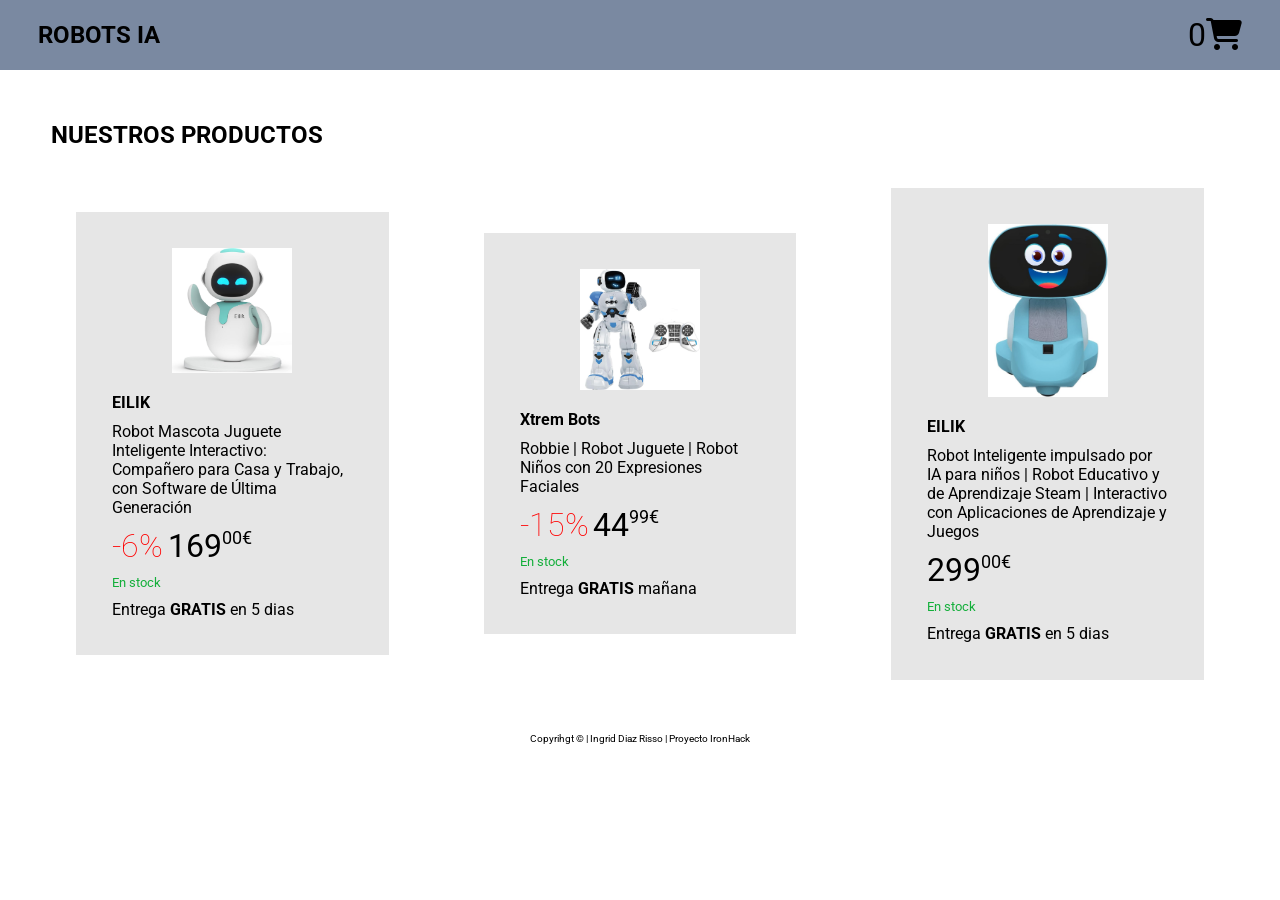
<file: index.html>
<!DOCTYPE html>
<html lang="en">
  <head>
    <meta charset="UTF-8" />
    <meta name="viewport" content="width=device-width, initial-scale=1.0" />
    <title>RobotsIA</title>
    <link href="style.css" rel="stylesheet" />
    <link
      rel="stylesheet"
      href="https://cdnjs.cloudflare.com/ajax/libs/font-awesome/6.5.0/css/all.min.css"
    />
    <link rel="preconnect" href="https://fonts.googleapis.com" />
    <link rel="preconnect" href="https://fonts.gstatic.com" crossorigin />
    <link
      href="https://fonts.googleapis.com/css2?family=Roboto:ital,wght@0,100..900;1,100..900&family=Rubik+Doodle+Shadow&family=Rubik+Maze&family=Rubik+Mono+One&display=swap"
      rel="stylesheet"
    />
  </head>
  <body>
    <header class="top-header">
      <a class="linkindice" href="index.html"><h2>ROBOTS IA</h2></a>
      <div class="shoppingCarts">
        <p id="cantidad">0</p>
        <a href="shoppingCart.html" class="shoppingCart">
          <i class="fa-solid fa-cart-shopping"></i>
        </a>
      </div>
      </div>
    </header>
    <h2 class="title first">NUESTROS PRODUCTOS</h2>
    <div class="targets">
      <div class="targetitem">
        <a href="eilik.html">
          <img src="img/eilik1.jpg" class="foto"">
          <div class="info">
            <div class="info">
              <h4>EILIK</h4>
              <p class="targetinfo">
                Robot Mascota Juguete Inteligente Interactivo: Compañero para
                Casa y Trabajo, con Software de Última Generación
              </p>
              <div class="price">
                <p class="discount">-6%</p>
                <p>169</p>
                <p class="comes">00€</p>
              </div>
            </div>
            <p class="stock">En stock</p>
            <p class="delivery">Entrega <strong>GRATIS</strong> en 5 dias</p>
          </div>
        </a>
      </div>
      <div class="targetitem">
        <a href="XtremBots.html">
          <img src="img/XtremBots1.jpg" class="foto"">
          <div class="info">
            <div class="info">
              <h4>Xtrem Bots</h4>
              <p class="targetinfo">
                Robbie | Robot Juguete | Robot Niños con 20 Expresiones Faciales 
              </p>
              <div class="price">
                <p class="discount">-15%</p>
                <p>44</p>
                <p class="comes">99€</p>
              </div>
            </div>
            <p class="stock">En stock</p>
            <p class="delivery">Entrega <strong>GRATIS</strong> mañana</p>
          </div>
        </a>
      </div>
      <div class="targetitem">
        <a href="Miko3.html">
          <img src="img/Miko1.jpg" class="foto"">
          <div class="info">
            <div class="info">
              <h4>EILIK</h4>
              <p class="targetinfo">
                Robot Inteligente impulsado por IA para niños | Robot Educativo y de
                Aprendizaje Steam | Interactivo con Aplicaciones de Aprendizaje y
                Juegos
              </p>
              <div class="price">

                <p>299</p>
                <p class="comes">00€</p>
              </div>
            </div>
            <p class="stock">En stock</p>
            <p class="delivery">Entrega <strong>GRATIS</strong> en 5 dias</p>
          </div>
        </a>
      </div>
    </div>
    <footer class="last-footer">
      Copyrihgt &copy; | Ingrid Diaz Risso | Proyecto IronHack
    </footer>
    <script src="main.js"></script>
  </body>
</html>
</file>
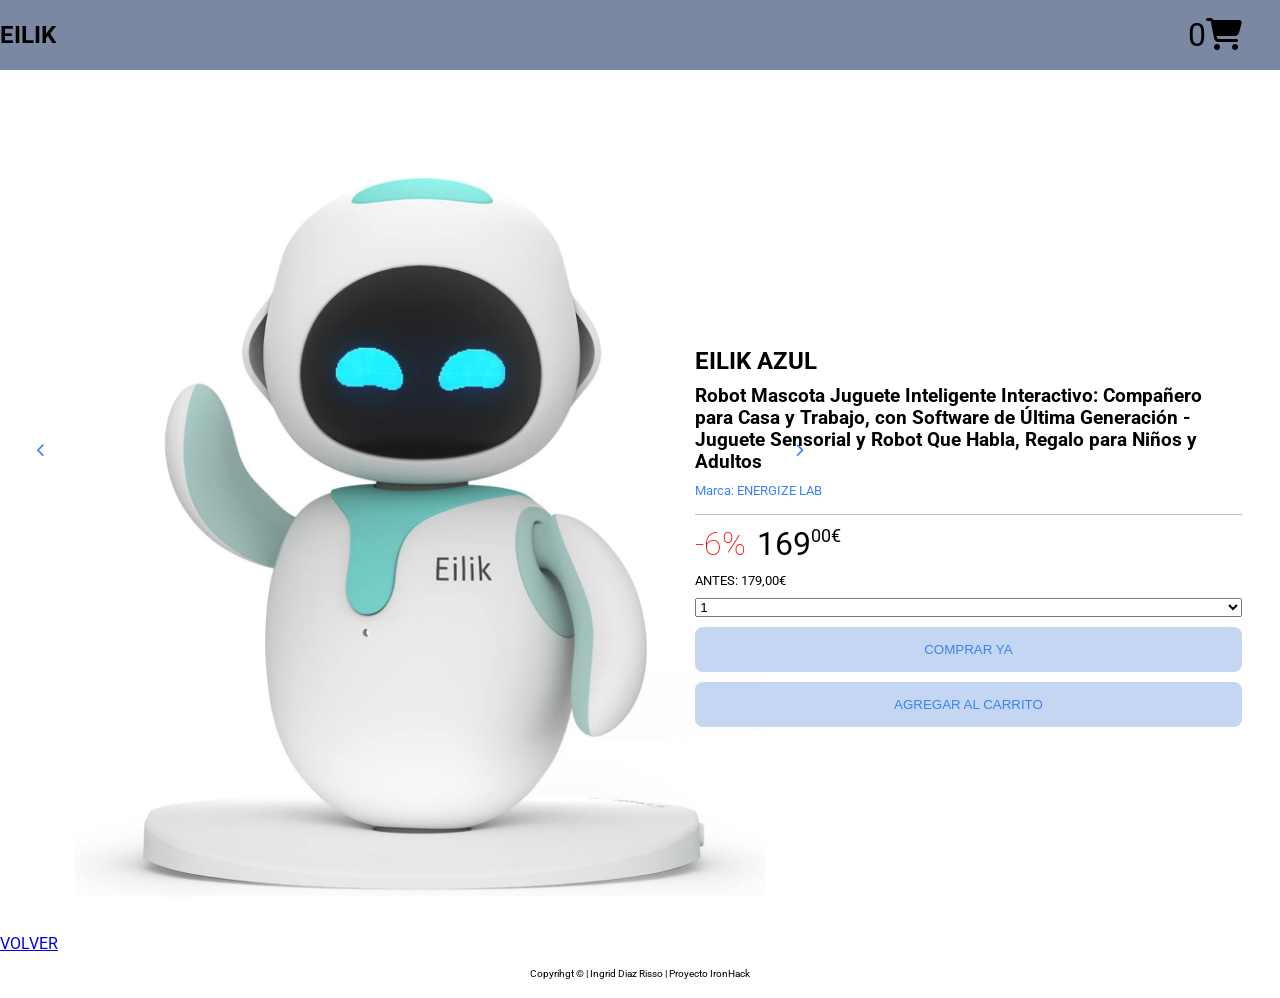
<file: eilik.html>
<!DOCTYPE html>
<html lang="en">
  <head>
    <meta charset="UTF-8" />
    <meta name="viewport" content="width=device-width, initial-scale=1.0" />
    <title>EilikRobotIA</title>
    <link href="style.css" rel="stylesheet" />
    <link
      rel="stylesheet"
      href="https://cdnjs.cloudflare.com/ajax/libs/font-awesome/6.5.0/css/all.min.css"
    />
    <link rel="preconnect" href="https://fonts.googleapis.com" />
    <link rel="preconnect" href="https://fonts.gstatic.com" crossorigin />
    <link
      href="https://fonts.googleapis.com/css2?family=Roboto:ital,wght@0,100..900;1,100..900&family=Rubik+Doodle+Shadow&family=Rubik+Maze&family=Rubik+Mono+One&display=swap"
      rel="stylesheet"
    />
  </head>
  <body>
    <header class="top-header">
      <h2>EILIK</h2>
      <div class="shoppingCarts">
        <p id="cantidad">0</p>
        <a href="shoppingCart.html" class="shoppingCart">
          <i class="fa-solid fa-cart-shopping"></i>
        </a>
      </div>
    </header>
    <section class="description-photos">
      <div class="photos">
        <button id="prev">
          <i class="fa-solid fa-chevron-left"></i>
        </button>
        <img id="image" src="img/eilik1.jpg" alt="photo robot" />
        <button id="next">
          <i class="fa-solid fa-chevron-right"></i>
        </button>
      </div>
      <div class="description">
        <h2 class="title">Eilik Azul</h2>
        <h3 class="subtitle">
          Robot Mascota Juguete Inteligente Interactivo: Compañero para Casa y
          Trabajo, con Software de Última Generación - Juguete Sensorial y Robot
          Que Habla, Regalo para Niños y Adultos
        </h3>
        <p class="marca">Marca: ENERGIZE LAB</p>
        <div class="price">
          <p class="discount">-6%</p>
          <p>169</p>
          <p class="comes">00€</p>
        </div>
        <p class="before">ANTES: 179,00€</p>
        <select class="quantityselector">
          <option value="1">1</option>
          <option value="2">2</option>
          <option value="3">3</option>
          <option value="4">4</option>
          <option value="5">5</option>
        </select>

        <button
          class="add more"
          data-price="169"
          data-name="Eilik"
          data-type="buy"
        >
          COMPRAR YA
        </button>
        <button
          class="add"
          data-price="169"
          data-name="Eilik azul"
          data-cantidad="0"
          data-total="0"
        >
          Agregar al carrito
        </button>
      </div>
    </section>
    <div class="eilik">
      <a href="index.html">VOLVER</a>
    </div>
    <footer class="last-footer">
      Copyrihgt &copy; | Ingrid Diaz Risso | Proyecto IronHack
    </footer>
    <script src="main.js"></script>
  </body>
</html>
</file>
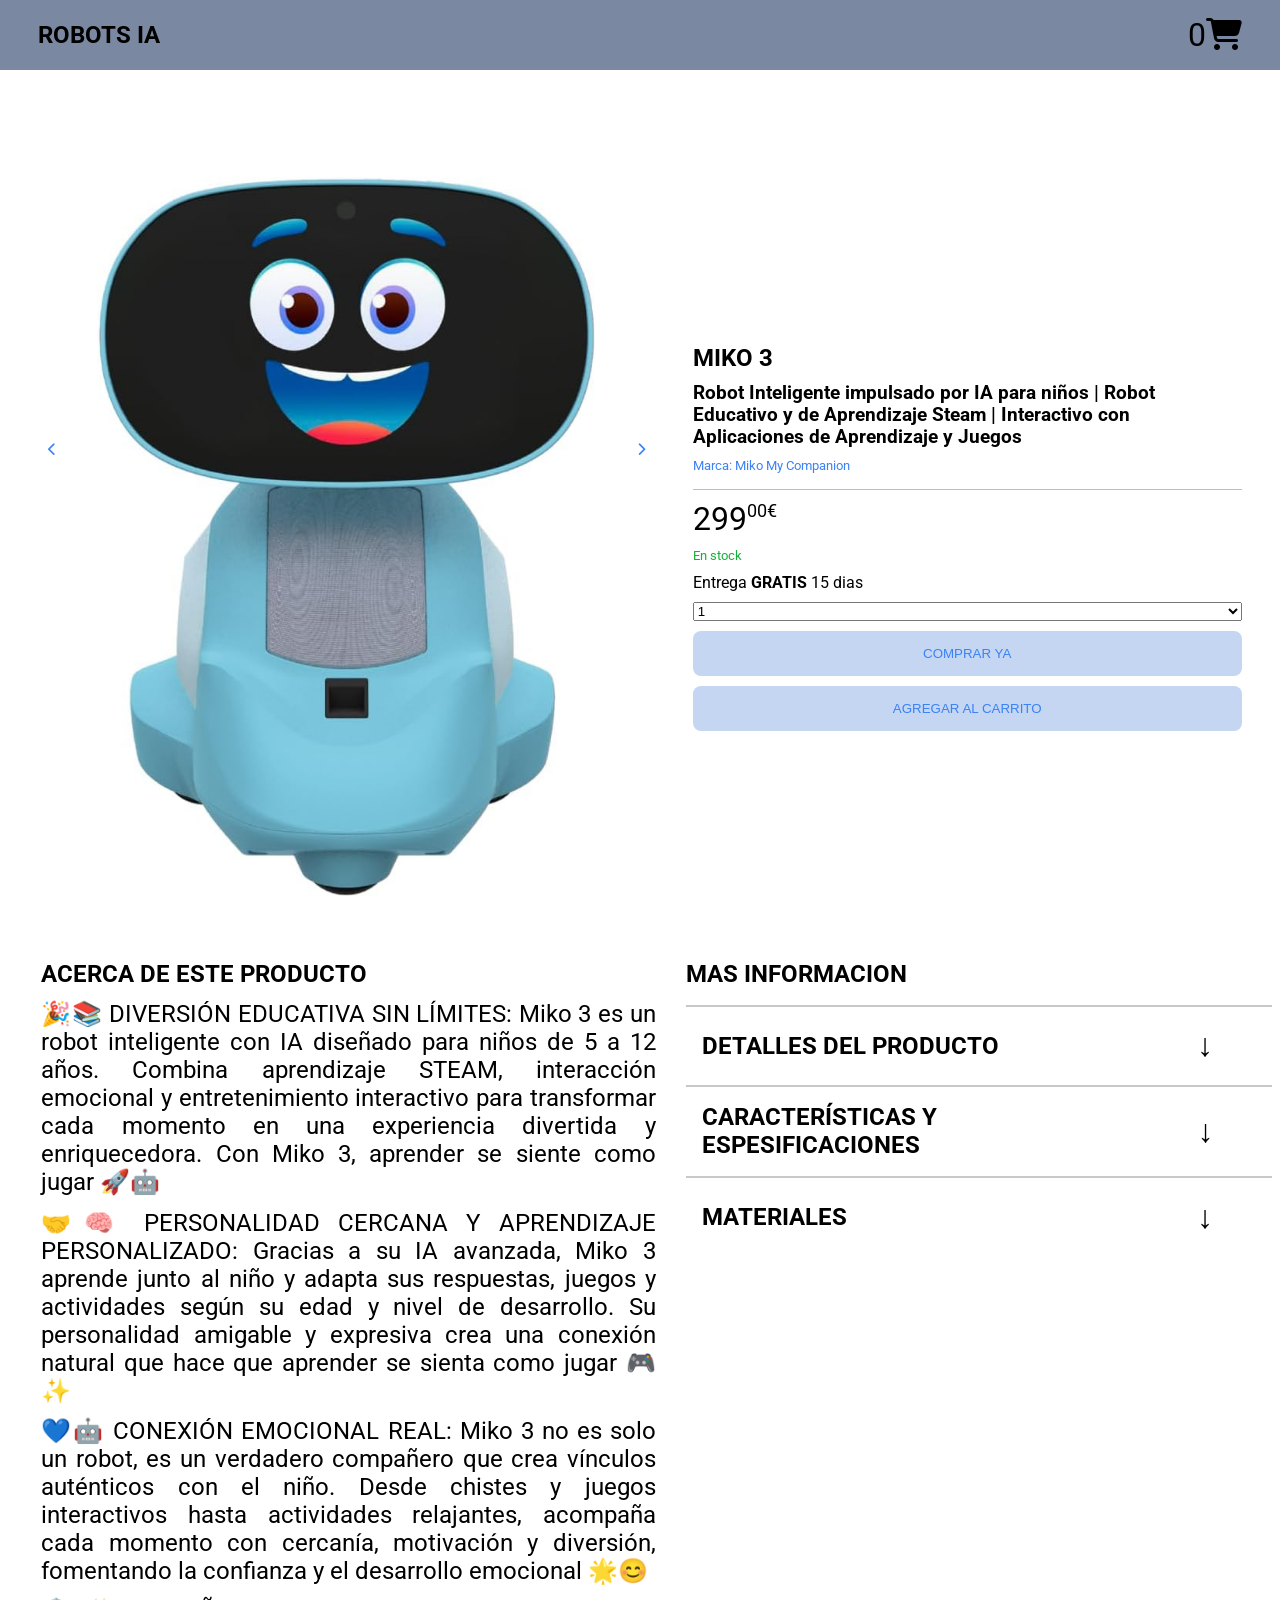
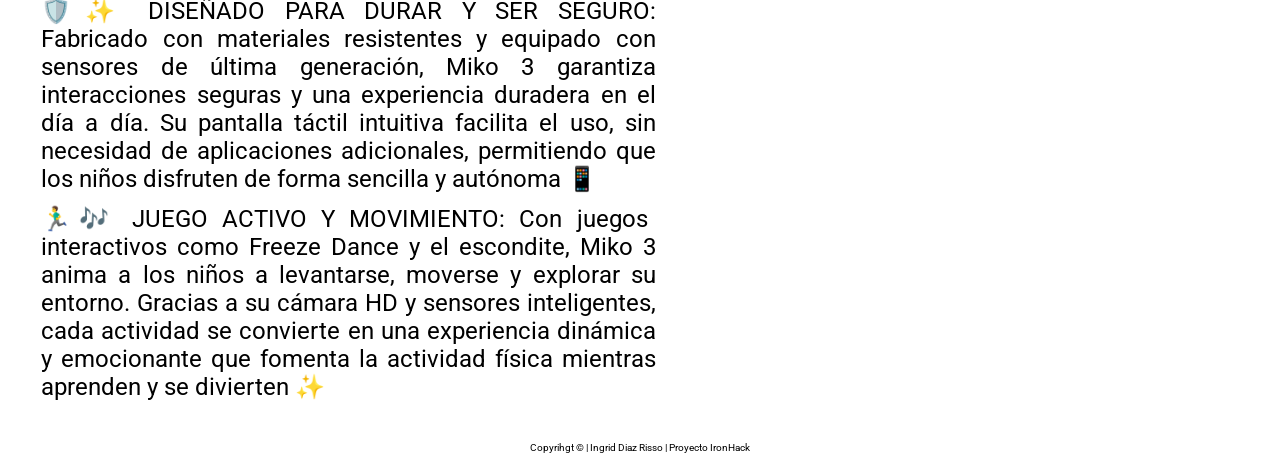
<file: Miko3.html>
<!DOCTYPE html>
<html lang="en">
  <head>
    <meta charset="UTF-8" />
    <meta name="viewport" content="width=device-width, initial-scale=1.0" />
    <title>Miko3</title>
    <link href="style.css" rel="stylesheet" />
    <link
      rel="stylesheet"
      href="https://cdnjs.cloudflare.com/ajax/libs/font-awesome/6.5.0/css/all.min.css"
    />
    <link rel="preconnect" href="https://fonts.googleapis.com" />
    <link rel="preconnect" href="https://fonts.gstatic.com" crossorigin />
    <link
      href="https://fonts.googleapis.com/css2?family=Roboto:ital,wght@0,100..900;1,100..900&family=Rubik+Doodle+Shadow&family=Rubik+Maze&family=Rubik+Mono+One&display=swap"
      rel="stylesheet"
    />
  </head>
  <body>
    <header class="top-header">
      <a class="linkindice" href="index.html"><h2>ROBOTS IA</h2></a>
      <div class="shoppingCarts">
        <p id="cantidad">0</p>
        <a href="shoppingCart.html" class="shoppingCart">
          <i class="fa-solid fa-cart-shopping"></i>
        </a>
      </div>
    </header>
    <section class="description-photos">
      <div class="photos">
        <button id="prev" data-name="Miko">
          <i class="fa-solid fa-chevron-left"></i>
        </button>
        <img id="image" src="img/Miko1.jpg" alt="photo robot" />
        <button id="next" data-name="Miko">
          <i class="fa-solid fa-chevron-right"></i>
        </button>
      </div>
      <div class="description">
        <h2 class="title">Miko 3</h2>
        <h3 class="subtitle">
          Robot Inteligente impulsado por IA para niños | Robot Educativo y de
          Aprendizaje Steam | Interactivo con Aplicaciones de Aprendizaje y
          Juegos
        </h3>
        <p class="marca">Marca: Miko My Companion</p>
        <div class="price">
          <p>299</p>
          <p class="comes">00€</p>
        </div>

        <p class="stock">En stock</p>
        <p class="delivery">Entrega <strong>GRATIS</strong> 15 dias</p>
        <select class="quantityselector">
          <option value="1">1</option>
          <option value="2">2</option>
          <option value="3">3</option>
          <option value="4">4</option>
          <option value="5">5</option>
        </select>

        <button
          class="add more"
          data-price="299"
          data-name="Miko"
          data-type="buy"
        >
          COMPRAR YA
        </button>
        <button
          class="add"
          data-price="299"
          data-name="Miko"
          data-description="Robot Inteligente impulsado por IA para niños | Robot Educativo y de Aprendizaje Steam "
          data-days="15 dias"
        >
          Agregar al carrito
        </button>
      </div>
    </section>
    <section class="information">
      <div class="aboutproduct">
        <h2 class="title">Acerca de este producto</h2>
        <ul>
          <li>
            🎉📚 DIVERSIÓN EDUCATIVA SIN LÍMITES: Miko 3 es un robot inteligente
            con IA diseñado para niños de 5 a 12 años. Combina aprendizaje
            STEAM, interacción emocional y entretenimiento interactivo para
            transformar cada momento en una experiencia divertida y
            enriquecedora. Con Miko 3, aprender se siente como jugar 🚀🤖
          </li>
          <li>
            🤝🧠 PERSONALIDAD CERCANA Y APRENDIZAJE PERSONALIZADO: Gracias a su
            IA avanzada, Miko 3 aprende junto al niño y adapta sus respuestas,
            juegos y actividades según su edad y nivel de desarrollo. Su
            personalidad amigable y expresiva crea una conexión natural que hace
            que aprender se sienta como jugar 🎮✨
          </li>
          <li>
            💙🤖 CONEXIÓN EMOCIONAL REAL: Miko 3 no es solo un robot, es un
            verdadero compañero que crea vínculos auténticos con el niño. Desde
            chistes y juegos interactivos hasta actividades relajantes, acompaña
            cada momento con cercanía, motivación y diversión, fomentando la
            confianza y el desarrollo emocional 🌟😊
          </li>
          <li>
            🛡️✨ DISEÑADO PARA DURAR Y SER SEGURO: Fabricado con materiales
            resistentes y equipado con sensores de última generación, Miko 3
            garantiza interacciones seguras y una experiencia duradera en el día
            a día. Su pantalla táctil intuitiva facilita el uso, sin necesidad
            de aplicaciones adicionales, permitiendo que los niños disfruten de
            forma sencilla y autónoma 📱
          </li>
          <li>
            🏃‍♂️🎶 JUEGO ACTIVO Y MOVIMIENTO: Con juegos interactivos como Freeze
            Dance y el escondite, Miko 3 anima a los niños a levantarse, moverse
            y explorar su entorno. Gracias a su cámara HD y sensores
            inteligentes, cada actividad se convierte en una experiencia
            dinámica y emocionante que fomenta la actividad física mientras
            aprenden y se divierten ✨
          </li>
        </ul>
      </div>
      <div class="listdetails">
        <h2 class="title infotitle">Mas informacion</h2>
        <div class="detailsproduct">
          <h2 class="title">Detalles del producto</h2>
          <button class="botoninformation">↓</button>
        </div>
        <ul class="moreiformation">
          <li>
            <p><strong>Marca</strong></p>
            <p>Miko My Companion</p>
          </li>
          <li>
            <p><strong>Tipo de figura de acción</strong></p>
            <p>Figura de juego interactiva</p>
          </li>
          <li>
            <p><strong>Personaje</strong></p>
            <p>Miko 3</p>
          </li>
          <li>
            <p><strong>País de origen</strong></p>
            <p>China</p>
          </li>
        </ul>
        <div class="detailsproduct">
          <h2 class="title">Características y espesificaciones</h2>
          <button class="botoninformation" data-type="characteristics">
            ↓
          </button>
        </div>
        <ul class="moreiformation" data-type="characteristics">
          <li>
            <p><strong>Requiere montaje</strong></p>
            <p>No</p>
          </li>
          <li>
            <p><strong>Características especiales</strong></p>
            <p>Audio interactivo</p>
          </li>
          <li>
            <p><strong>Baterías necesarias</strong></p>
            <p>Sí</p>
          </li>
          <li>
            <p><strong>Tipo de batería</strong></p>
            <p>Batería recargable de iones de litio de 2000 mAh</p>
          </li>
        </ul>
        <div class="detailsproduct">
          <h2 class="title">Materiales</h2>
          <button class="botoninformation">↓</button>
        </div>
        <ul class="moreiformation">
          <li>
            <p>
              <strong> Tipo de material</strong>
            </p>
            <p>Plastico</p>
          </li>
          <li>
            <p><strong>Número de piezas</strong></p>
            <p>1</p>
          </li>
          <li>
            <p><strong>Talla o tamaño</strong></p>

            <p>31.05 cm (Height)</p>
          </li>
          <li>
            <p><strong>Escala</strong></p>
            <p>tamaño original</p>
          </li>
        </ul>
      </div>
    </section>
    <footer class="last-footer">
      Copyrihgt &copy; | Ingrid Diaz Risso | Proyecto IronHack
    </footer>
    <script src="main.js"></script>
  </body>
</html>
</file>
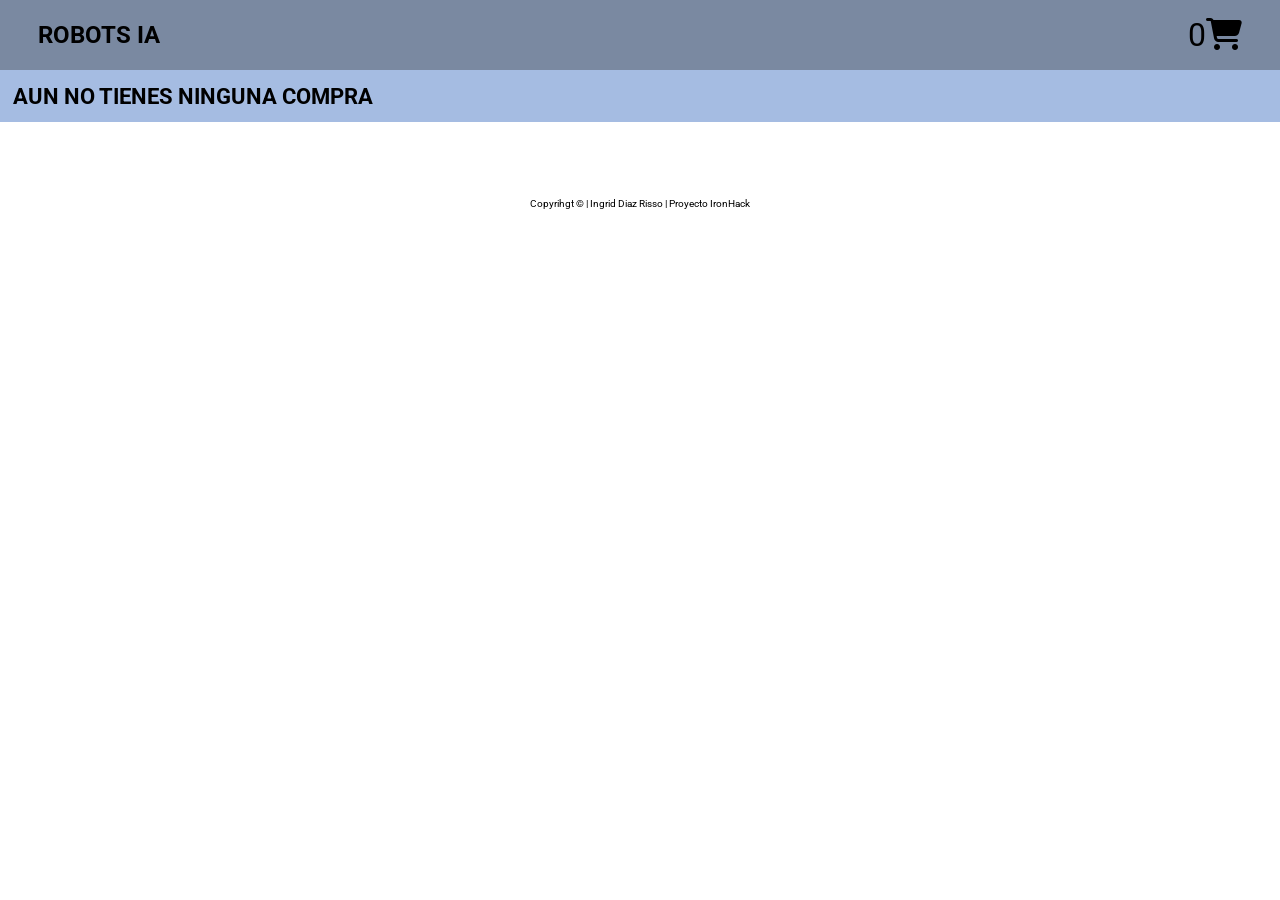
<file: shoppingCart.html>
<!DOCTYPE html>
<html lang="en">
  <head>
    <meta charset="UTF-8" />
    <meta name="viewport" content="width=device-width, initial-scale=1.0" />
    <title>EilikRobotIA</title>
    <link href="style.css" rel="stylesheet" />
    <link
      rel="stylesheet"
      href="https://cdnjs.cloudflare.com/ajax/libs/font-awesome/6.5.0/css/all.min.css"
    />
    <link rel="preconnect" href="https://fonts.googleapis.com" />
    <link rel="preconnect" href="https://fonts.gstatic.com" crossorigin />
    <link
      href="https://fonts.googleapis.com/css2?family=Roboto:ital,wght@0,100..900;1,100..900&family=Rubik+Doodle+Shadow&family=Rubik+Maze&family=Rubik+Mono+One&display=swap"
      rel="stylesheet"
    />
  </head>
  <body>
    <header class="top-header">
      <a class="linkindice" href="index.html"><h2>ROBOTS IA</h2></a>
      <div class="shoppingCarts">
        <p id="cantidad">0</p>
        <a href="shoppingCart.html" class="shoppingCart">
          <i class="fa-solid fa-cart-shopping"></i>
        </a>
      </div>
      </div>
    </header>
    <div class="shopping">
      <div class="subtotaldiv"></div>
      <div class="resume"></div>
    </div>
    <footer class="last-footer">
      Copyrihgt &copy; | Ingrid Diaz Risso | Proyecto IronHack
    </footer>
    <script src="main.js"></script>
  </body>
</html>
</file>
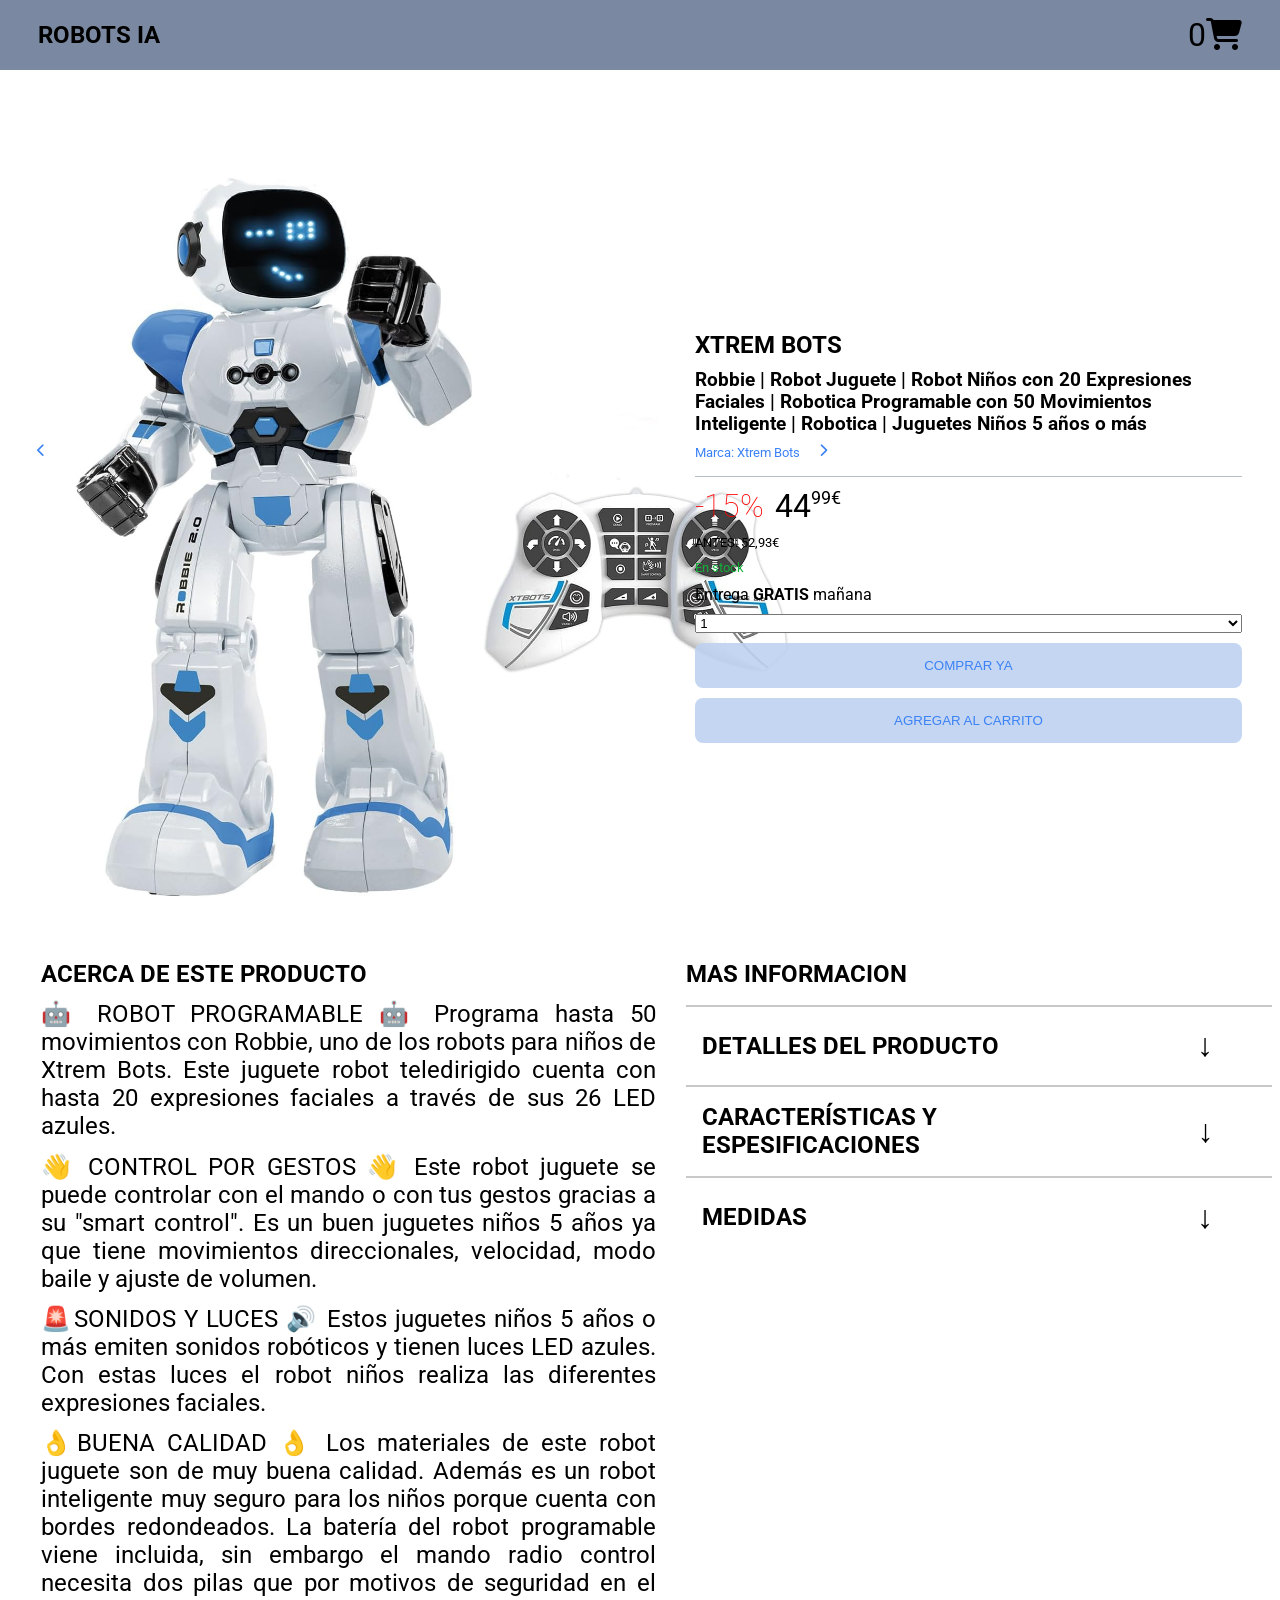
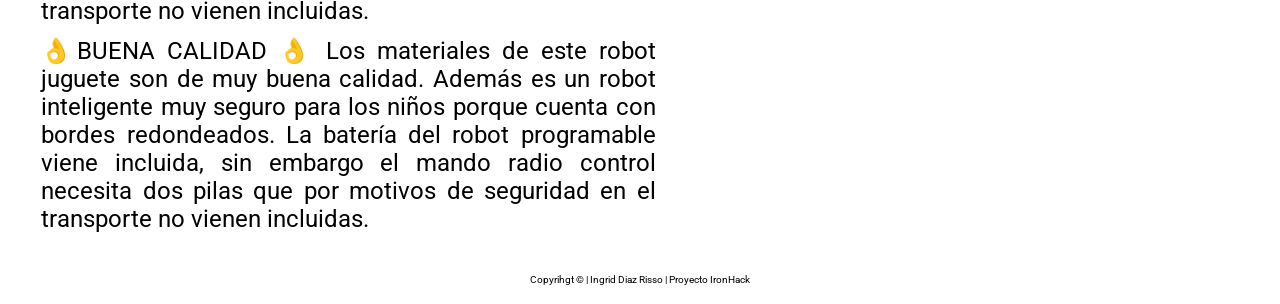
<file: XtremBots.html>
<!DOCTYPE html>
<html lang="en">
  <head>
    <meta charset="UTF-8" />
    <meta name="viewport" content="width=device-width, initial-scale=1.0" />
    <title>XtremBots</title>
    <link href="style.css" rel="stylesheet" />
    <link
      rel="stylesheet"
      href="https://cdnjs.cloudflare.com/ajax/libs/font-awesome/6.5.0/css/all.min.css"
    />
    <link rel="preconnect" href="https://fonts.googleapis.com" />
    <link rel="preconnect" href="https://fonts.gstatic.com" crossorigin />
    <link
      href="https://fonts.googleapis.com/css2?family=Roboto:ital,wght@0,100..900;1,100..900&family=Rubik+Doodle+Shadow&family=Rubik+Maze&family=Rubik+Mono+One&display=swap"
      rel="stylesheet"
    />
  </head>
  <body>
    <header class="top-header">
      <a class="linkindice" href="index.html"><h2>ROBOTS IA</h2></a>
      <div class="shoppingCarts">
        <p id="cantidad">0</p>
        <a href="shoppingCart.html" class="shoppingCart">
          <i class="fa-solid fa-cart-shopping"></i>
        </a>
      </div>
    </header>
    <section class="description-photos">
      <div class="photos">
        <button id="prev" data-name="XtremBots">
          <i class="fa-solid fa-chevron-left"></i>
        </button>
        <img id="image" src="img/XtremBots1.jpg" alt="photo robot" />
        <button id="next" data-name="XtremBots">
          <i class="fa-solid fa-chevron-right"></i>
        </button>
      </div>
      <div class="description">
        <h2 class="title">Xtrem Bots</h2>
        <h3 class="subtitle">
          Robbie | Robot Juguete | Robot Niños con 20 Expresiones Faciales |
          Robotica Programable con 50 Movimientos Inteligente | Robotica |
          Juguetes Niños 5 años o más
        </h3>
        <p class="marca">Marca: Xtrem Bots</p>
        <div class="price">
          <p class="discount">-15%</p>
          <p>44</p>
          <p class="comes">99€</p>
        </div>
        <p class="before">ANTES: 52,93€</p>
        <p class="stock">En stock</p>
        <p class="delivery">Entrega <strong>GRATIS</strong> mañana</p>
        <select class="quantityselector">
          <option value="1">1</option>
          <option value="2">2</option>
          <option value="3">3</option>
          <option value="4">4</option>
          <option value="5">5</option>
        </select>

        <button
          class="add more"
          data-price="44.99"
          data-name="XtremBots"
          data-type="buy"
        >
          COMPRAR YA
        </button>
        <button
          class="add"
          data-price="44.99"
          data-name="XtremBots"
          data-description="Robbie | Robot Juguete | Robot Niños con 20 Expresiones Faciales |"
          data-days="mañana"
        >
          Agregar al carrito
        </button>
      </div>
    </section>
    <section class="information">
      <div class="aboutproduct">
        <h2 class="title">Acerca de este producto</h2>
        <ul>
          <li>
            🤖 ​​ROBOT PROGRAMABLE 🤖​ Programa hasta 50 movimientos con Robbie,
            uno de los robots para niños de Xtrem Bots. Este juguete robot
            teledirigido cuenta con hasta 20 expresiones faciales a través de
            sus 26 LED azules.
          </li>
          <li>
            👋 CONTROL POR GESTOS 👋 Este robot juguete se puede controlar con
            el mando o con tus gestos gracias a su "smart control". Es un buen
            juguetes niños 5 años ya que tiene movimientos direccionales,
            velocidad, modo baile y ajuste de volumen.
          </li>
          <li>
            🚨SONIDOS Y LUCES 🔊 Estos juguetes niños 5 años o más emiten
            sonidos robóticos y tienen luces LED azules. Con estas luces el
            robot niños realiza las diferentes expresiones faciales.
          </li>
          <li>
            👌BUENA CALIDAD 👌 Los materiales de este robot juguete son de muy
            buena calidad. Además es un robot inteligente muy seguro para los
            niños porque cuenta con bordes redondeados. La batería del robot
            programable viene incluida, sin embargo el mando radio control
            necesita dos pilas que por motivos de seguridad en el transporte no
            vienen incluidas.
          </li>
          <li>
            👌BUENA CALIDAD 👌 Los materiales de este robot juguete son de muy
            buena calidad. Además es un robot inteligente muy seguro para los
            niños porque cuenta con bordes redondeados. La batería del robot
            programable viene incluida, sin embargo el mando radio control
            necesita dos pilas que por motivos de seguridad en el transporte no
            vienen incluidas.
          </li>
        </ul>
      </div>
      <div class="listdetails">
        <h2 class="title infotitle">Mas informacion</h2>
        <div class="detailsproduct">
          <h2 class="title">Detalles del producto</h2>
          <button class="botoninformation">↓</button>
        </div>
        <ul class="moreiformation">
          <li>
            <p><strong>Marca</strong></p>
            <p>Xtrem Bots</p>
          </li>
          <li>
            <p><strong>Tipo de figura de acción</strong></p>
            <p>Figura de juego interactiva</p>
          </li>
          <li>
            <p><strong>Personaje</strong></p>
            <p>Robbie</p>
          </li>
          <li>
            <p><strong>País de origen</strong></p>
            <p>China</p>
          </li>
        </ul>
        <div class="detailsproduct">
          <h2 class="title">Características y espesificaciones</h2>
          <button class="botoninformation" data-type="characteristics">
            ↓
          </button>
        </div>
        <ul class="moreiformation" data-type="characteristics">
          <li>
            <p><strong>Requiere montaje</strong></p>
            <p>No</p>
          </li>
          <li>
            <p><strong>Características especiales</strong></p>
            <p>Audio interactivo, Control remoto, Luz</p>
          </li>
          <li>
            <p><strong>Baterías necesarias</strong></p>
            <p>Sí</p>
          </li>
          <li>
            <p><strong>Número Pilas</strong></p>
            <p>1 Polímero de litio (Tipo de pila necesaria)</p>
          </li>
        </ul>
        <div class="detailsproduct">
          <h2 class="title">Medidas</h2>
          <button class="botoninformation">↓</button>
        </div>
        <ul class="moreiformation">
          <li>
            <p>
              <strong>Dimensiones del artículo (largo x ancho x alto)</strong>
            </p>
            <p>11l. x 10,5an. x 31,1al. centímetros</p>
          </li>
          <li>
            <p><strong>Número de piezas</strong></p>
            <p>6</p>
          </li>
          <li>
            <p><strong>Talla o tamaño</strong></p>

            <p>31.05 cm (Height)</p>
          </li>
          <li>
            <p><strong>Escala</strong></p>
            <p>tamaño original</p>
          </li>
        </ul>
      </div>
    </section>
    <footer class="last-footer">
      Copyrihgt &copy; | Ingrid Diaz Risso | Proyecto IronHack
    </footer>
    <script src="main.js"></script>
  </body>
</html>
</file>
<file: style.css>
html {
  scroll-behavior: smooth;
}
* {
  margin: 0;
  padding: 0;
}
body {
  font-family: "Roboto", sans-serif;
  font-optical-sizing: auto;
  font-style: normal;
  font-variation-settings: "wdth" 100;
  background-color: rgb(255, 255, 255);
}
.top-header {
  height: 70px;
  width: 100%;
  display: flex;
  align-items: center;
  justify-content: space-between;
  color: black;
  background-color: #7a89a1;
}
.linkindice {
  padding-left: 3%;
}
.top-header h2 {
  font-size: x-large;
}
.shoppingCarts {
  padding-right: 3%;
  display: flex;
  align-items: center;
  font-size: xx-large;
}
.top-header a {
  color: black;
  font-size: xx-large;
  text-decoration: none;
}
.top-header a:hover {
  color: white;
}
.first {
  margin-top: 4%;
  margin-left: 4%;
}
.targets {
  padding-top: 80px;
  padding: 3%;
  display: flex;
  flex-wrap: wrap;
  justify-content: space-around;
  align-items: center;
  gap: 20px;
}
.targetitem {
  width: 20%;
  padding: 3%;
  background-color: #e6e6e6;
}
.targetitem a {
  width: 100%;
  display: flex;
  flex-direction: column;
  align-items: center;
  justify-content: center;
  gap: 20px;
}
.targetitem:hover {
  background-color: #7a89a1;
  color: white;
}
.targetitem img {
  width: 50%;
  height: 90%;
}

.targets a {
  text-decoration: none;
  color: black;
}
.description-photos {
  display: flex;
  padding-top: 70px;
  padding-right: 3%;
}

.description {
  display: flex;
  flex-direction: column;
  gap: 10px;
  justify-content: center;
}

.title {
  text-transform: uppercase;
}
.marca {
  color: #3b82f6;
  font-size: small;
  border-bottom: 1px rgba(112, 128, 144, 0.505) solid;
  padding-bottom: 3%;
}
.photos {
  width: 50%;
  height: 80vh;
  margin: 3%;
  display: flex;
  gap: 30px;
}
.photos button {
  height: 40vh;
  width: 30px;
  margin-top: 15%;
}

button {
  background-color: #ffffff;
  color: #3b82f6;
  border: none;
  cursor: pointer;
  border-radius: 8px;
  width: 100px;
  height: 45px;
  transition: 0.3s;
}

button:hover {
  background-color: #3b82f6;
  box-shadow: 0 0 0 5px #3b83f65f;
  color: #fff;
}

.discount {
  color: red;
  padding-right: 2%;
  font-weight: lighter;
}
.price {
  font-size: xx-large;
  display: flex;
}
.comes {
  font-size: large;
}
.before {
  font-size: small;
}
.add {
  background-color: #bdd1f0e2;
  width: 100%;
  text-transform: uppercase;
}
.information {
  display: flex;
  justify-content: center;
  margin: 2%;
  gap: 30px;
}
.aboutproduct {
  width: 50%;
}
.aboutproduct li {
  font-size: x-large;
  margin-top: 2%;
  text-align: justify;
  list-style: none;
}
.listdetails {
  width: 45%;
}
.infotitle {
  margin-bottom: 3%;
}
.detailsproduct {
  width: 100%;
  padding: 3%;
  border-top: 2px #c8c8c8 solid;
  display: flex;
  justify-content: space-between;
  align-items: center;
}
.botoninformation {
  color: black;
  font-size: xx-large;
  background-color: none;
}
.botoninformation:hover {
  color: black;
  font-size: xx-large;
  background-color: white;
}
.listdetails li {
  width: 100%;
  display: flex;
  justify-content: space-between;
  padding: 3%;
  border-top: 2px #c8c8c8 solid;
}
.moreiformation {
  display: none;
}
.moreiformation.visible {
  display: block;
}

.shopping {
  display: flex;
  flex-direction: column;
  gap: 10px;
  font-size: larger;
  text-transform: uppercase;
  justify-content: flex-start;
  align-items: center;
  width: 100%;
}

.resume {
  width: 100%;
  margin-bottom: 3%;
  display: flex;
  flex-direction: column;
  gap: 30px;
  margin: 2%;
}
.resumeitem {
  display: flex;
  gap: 20px;
  margin-bottom: 15px;
  background-color: #eaeaea8f;
  padding: 5%;
}

.foto {
  width: 20%;
  height: auto;
}
.info {
  display: flex;
  flex-direction: column;
  gap: 10px;
}
.stock {
  color: rgb(19, 175, 58);
  font-size: small;
}
.delivery {
  font-size: medium;
}
.moreorless {
  width: 20%;
  height: 4%;
  display: flex;
  align-items: center;
  justify-content: space-around;
  border: 1px #3b82f6 solid;
  border-radius: 20px;
  font-size: medium;
  padding: 1%;
}
.moreorless button {
  color: #3b82f6;
  border-radius: 8px;
  width: 5%;
  height: auto;
  transition: 0.3s;
}
.moreorless button:hover {
  color: #3b82f6;
  background-color: #f4f4f4;
  box-shadow: none;
}
.delatebuy {
  display: flex;
  gap: 10px;
}
.subtotaldiv {
  width: 100%;
}
.subtotal {
  height: 6%;
  padding: 1%;
  width: 100%;
  display: flex;
  align-items: center;
  justify-content: space-between;
  color: black;
  background-color: #a5bce2;
}
.subtotal div {
  display: flex;
  align-items: center;
  margin-right: 3%;
  gap: 10px;
}

.subtotal button {
  background-color: #bdd1f0e2;
}

.last-footer {
  width: 100%;
  height: 30px;
  padding-top: 15px;
  text-align: center;
  font-size: 10px;
}
@media (width <= 768px) {
  .targets {
    flex-direction: column;
  }
  .targetitem {
    width: 90%;
  }
  .description-photos {
    flex-direction: column;
    gap: 10px;
  }
  .photos {
    width: 100%;
    height: 40vh;
    justify-content: center;
    gap: 10px;
    margin: 3%;
  }
  .photos button {
    height: 20vh;
    width: 30px;
    margin-top: 15%;
  }
  .description {
    margin: 5%;
  }
  .resumeitem {
    align-items: center;
  }
  .foto {
    width: 45%;
    height: auto;
  }
  .info {
    display: flex;
    flex-direction: column;
    gap: 10px;
    font-size: x-small;
  }
  .moreorless {
    width: 60%;
  }
  .delivery,
  .moreorless {
    font-size: x-small;
  }
  .stock {
    font-size: xx-small;
  }
  .delatebuy button {
    width: 50%;
  }
  .subtotal {
    font-size: small;
  }
  .subtotal button {
    background-color: #122c54e2;
    text-transform: uppercase;
    height: 30px;

    font-size: x-small;
  }
  .information {
    flex-direction: column;
    align-items: center;
    font-size: medium;
  }
  .aboutproduct {
    width: 90%;
  }
  .listdetails {
    width: 90%;
    margin-right: 5%;
  }
}
</file>
